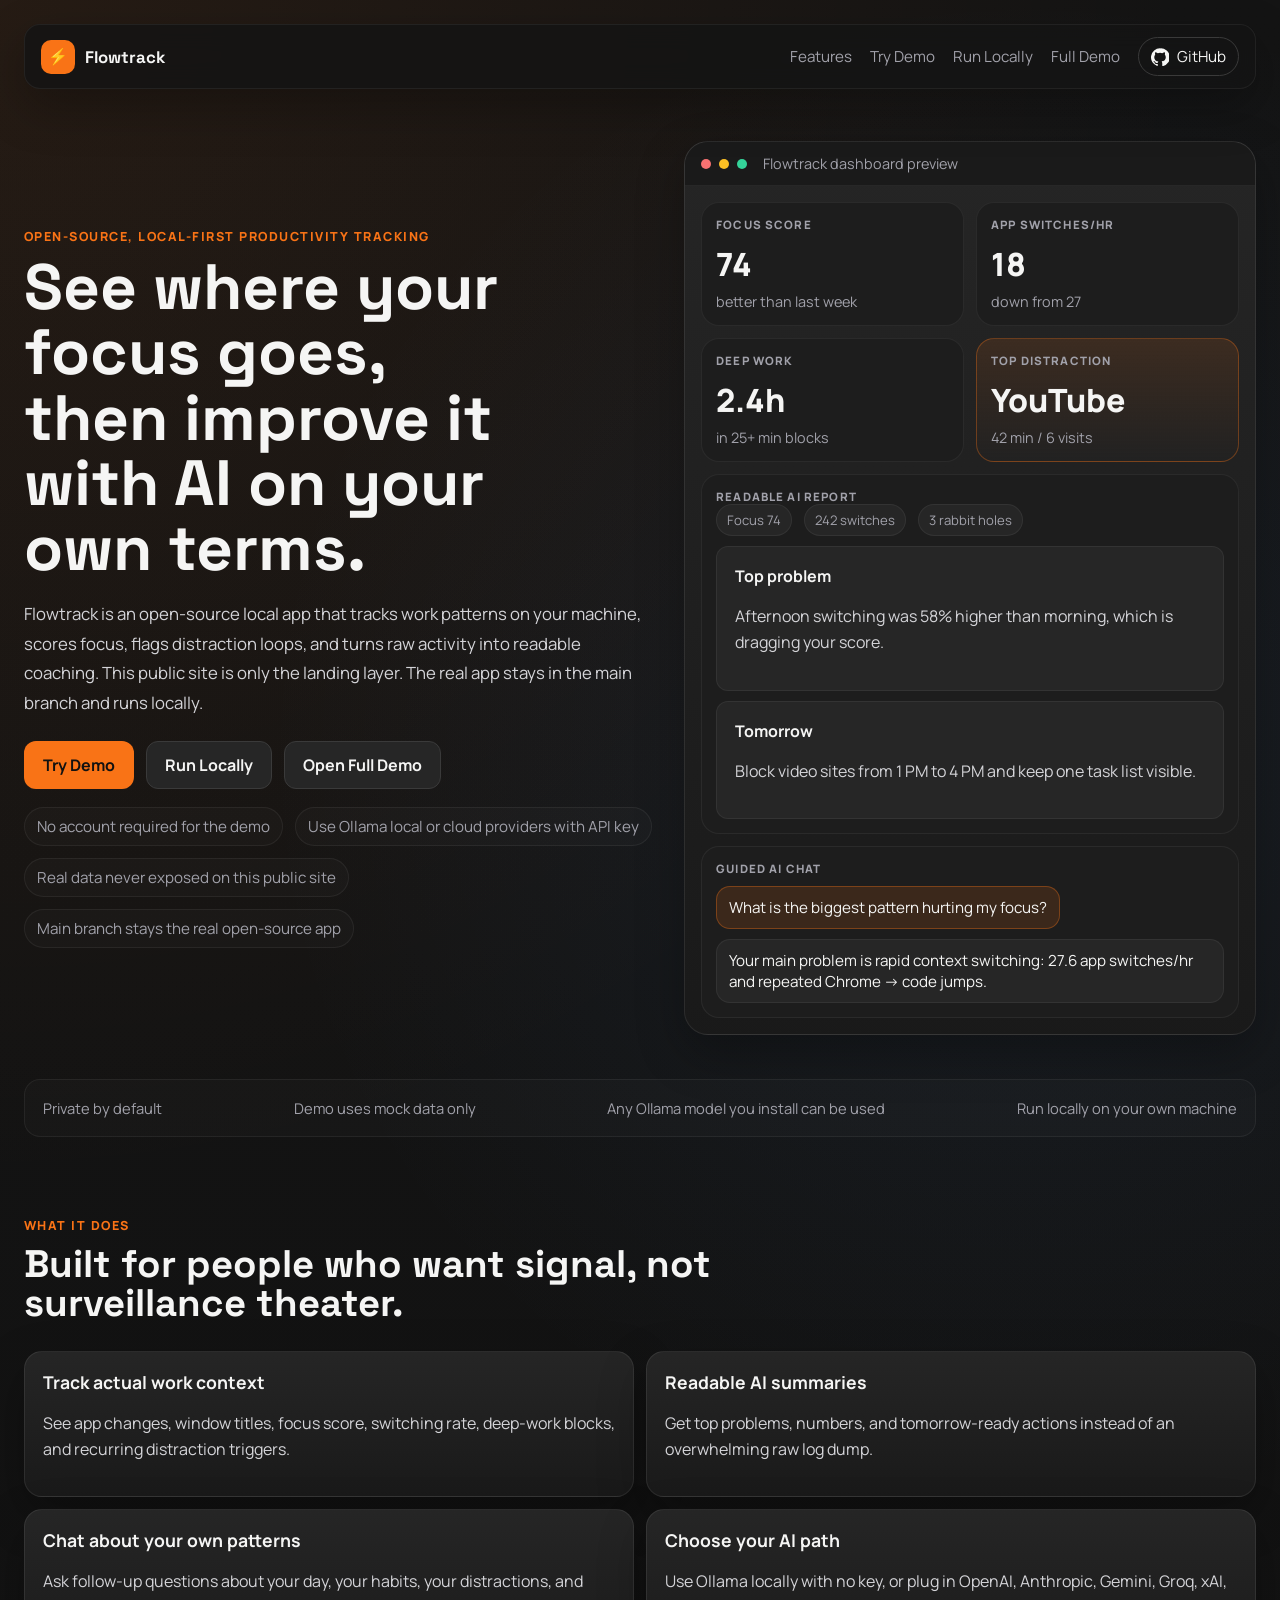
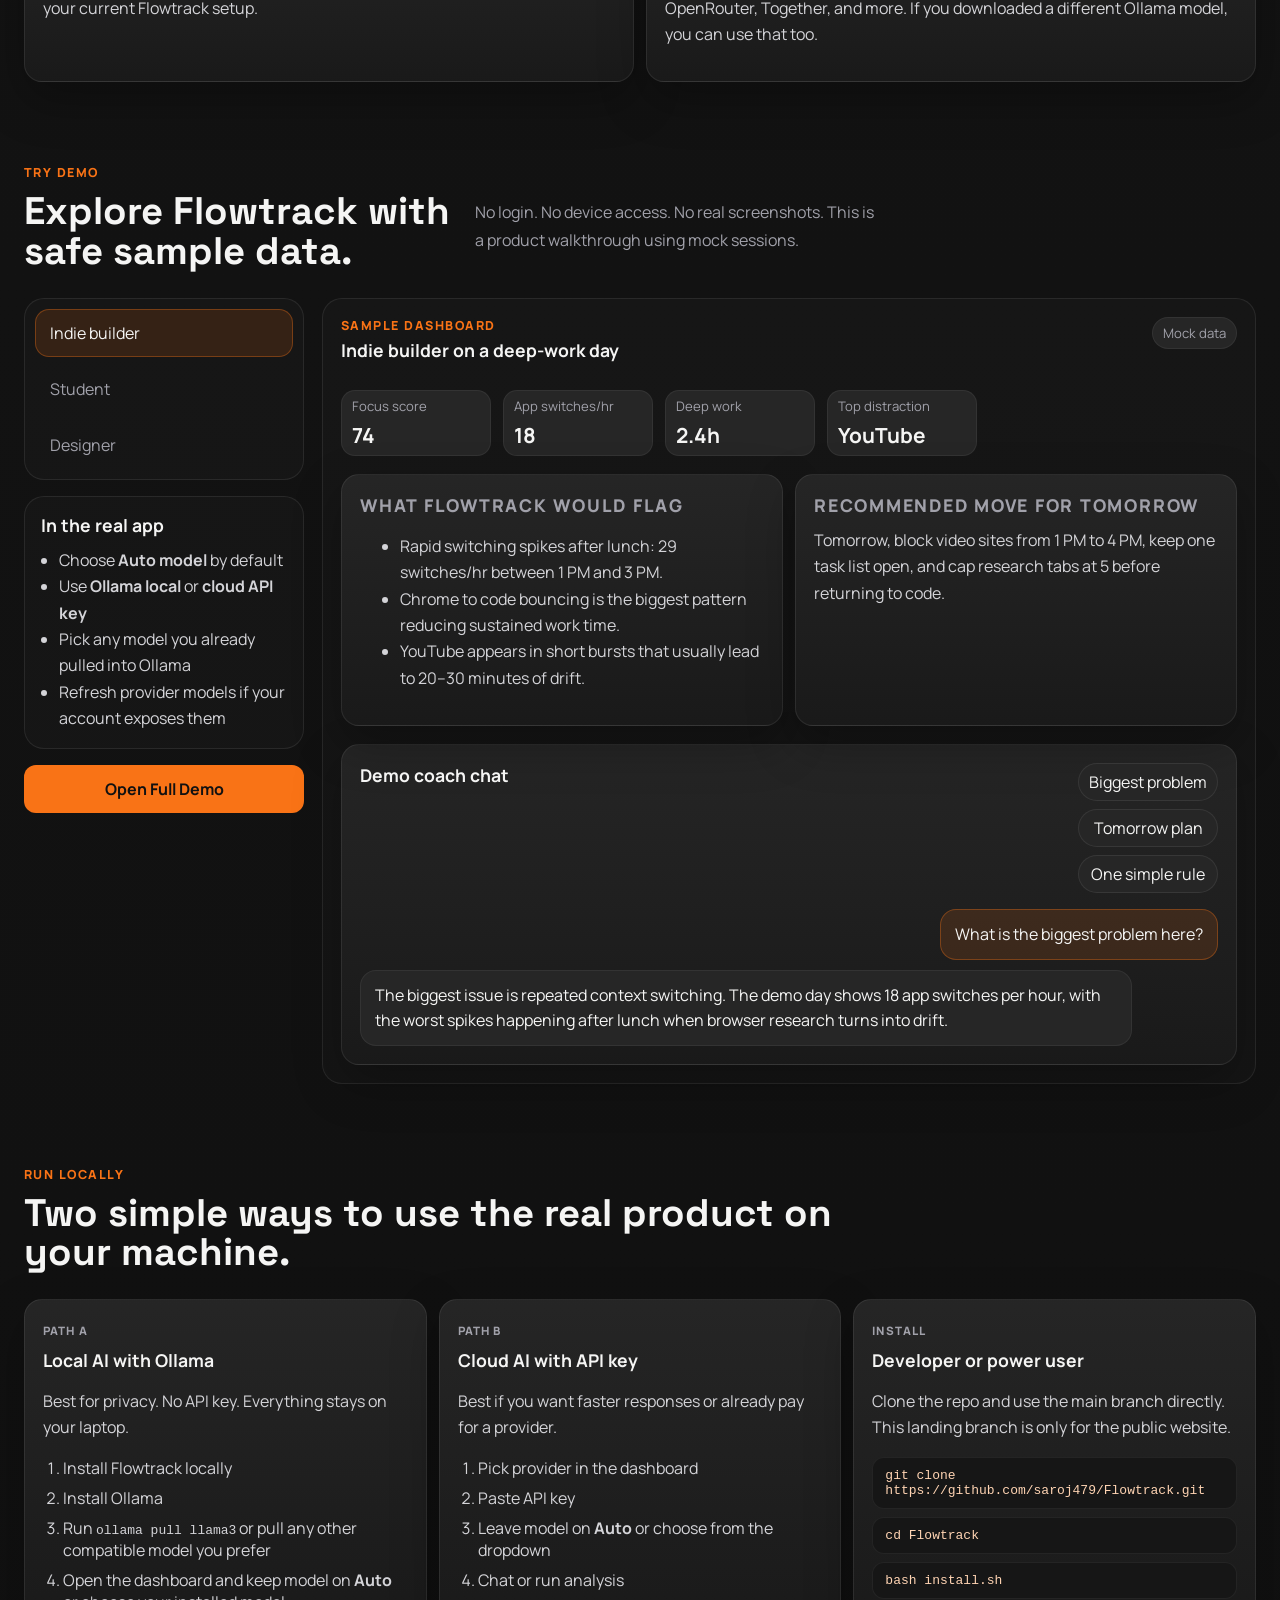
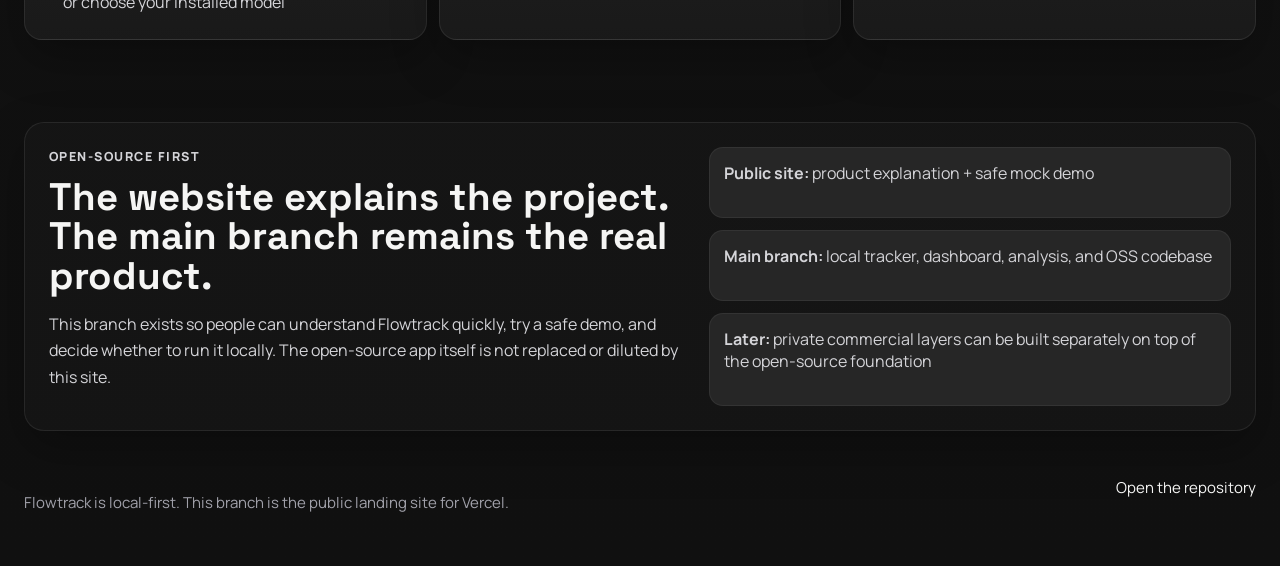
<file: index.html>
<!DOCTYPE html>
<html lang="en">
<head>
  <meta charset="UTF-8">
  <meta name="viewport" content="width=device-width, initial-scale=1.0">
  <title>Flowtrack | Local-first Focus Tracking</title>
  <meta name="description" content="Flowtrack is a local-first focus tracker with an AI dashboard, safe demo mode, and optional Ollama or API-key providers.">
  <meta property="og:title" content="Flowtrack | Local-first Focus Tracking">
  <meta property="og:description" content="Open-source focus tracking with a safe public demo, readable AI reports, and local-first privacy.">
  <meta property="og:type" content="website">
  <meta property="og:image" content="/social-preview.svg">
  <meta name="twitter:card" content="summary_large_image">
  <meta name="twitter:title" content="Flowtrack | Local-first Focus Tracking">
  <meta name="twitter:description" content="Open-source focus tracking with safe demo data and local-first privacy.">
  <meta name="twitter:image" content="/social-preview.svg">
  <link rel="icon" type="image/svg+xml" href="/favicon.svg">
  <link rel="preconnect" href="https://fonts.googleapis.com">
  <link rel="preconnect" href="https://fonts.gstatic.com" crossorigin>
  <link href="https://fonts.googleapis.com/css2?family=Manrope:wght@400;500;600;700;800&family=Space+Grotesk:wght@500;700&display=swap" rel="stylesheet">
  <link rel="stylesheet" href="styles.css">
</head>
<body>
  <div class="site-shell">
    <header class="topbar">
      <a class="brand" href="#home" aria-label="Flowtrack home">
        <span class="brand-mark">⚡</span>
        <span class="brand-text">Flowtrack</span>
      </a>
      <nav class="nav">
        <a href="#features">Features</a>
        <a href="#demo">Try Demo</a>
        <a href="#local">Run Locally</a>
        <a href="demo.html">Full Demo</a>
        <a class="github-link" href="https://github.com/saroj479/Flowtrack" target="_blank" rel="noreferrer">
          <svg viewBox="0 0 24 24" aria-hidden="true"><path d="M12 .5a12 12 0 0 0-3.79 23.39c.6.11.82-.26.82-.58v-2.02c-3.34.73-4.04-1.42-4.04-1.42-.55-1.39-1.34-1.75-1.34-1.75-1.09-.75.08-.74.08-.74 1.2.09 1.84 1.24 1.84 1.24 1.08 1.84 2.82 1.31 3.51 1 .11-.78.42-1.31.76-1.61-2.67-.31-5.47-1.33-5.47-5.93 0-1.31.47-2.38 1.24-3.23-.13-.3-.54-1.53.12-3.18 0 0 1.01-.32 3.3 1.23a11.5 11.5 0 0 1 6 0c2.29-1.55 3.3-1.23 3.3-1.23.66 1.65.25 2.88.12 3.18.77.85 1.24 1.92 1.24 3.23 0 4.61-2.81 5.61-5.49 5.92.43.37.82 1.11.82 2.24v3.32c0 .32.22.7.83.58A12 12 0 0 0 12 .5Z"></path></svg>
          <span>GitHub</span>
        </a>
      </nav>
    </header>

    <main id="home">
      <section class="hero">
        <div class="hero-copy">
          <p class="eyebrow">Open-source, local-first productivity tracking</p>
          <h1>See where your focus goes, then improve it with AI on your own terms.</h1>
          <p class="lede">Flowtrack is an open-source local app that tracks work patterns on your machine, scores focus, flags distraction loops, and turns raw activity into readable coaching. This public site is only the landing layer. The real app stays in the main branch and runs locally.</p>
          <div class="hero-actions">
            <a class="btn btn-primary" href="#demo">Try Demo</a>
            <a class="btn btn-secondary" href="#local">Run Locally</a>
            <a class="btn btn-secondary" href="demo.html">Open Full Demo</a>
          </div>
          <ul class="hero-points">
            <li>No account required for the demo</li>
            <li>Use Ollama local or cloud providers with API key</li>
            <li>Real data never exposed on this public site</li>
            <li>Main branch stays the real open-source app</li>
          </ul>
        </div>
        <div class="hero-visual" aria-label="Mock Flowtrack dashboard preview">
          <div class="browser-frame">
            <div class="browser-chrome">
              <span></span><span></span><span></span>
              <div class="browser-title">Flowtrack dashboard preview</div>
            </div>
            <div class="preview-grid">
              <article class="preview-card metric-card">
                <div class="label">Focus Score</div>
                <div class="value">74</div>
                <div class="sub">better than last week</div>
              </article>
              <article class="preview-card metric-card">
                <div class="label">App Switches/hr</div>
                <div class="value">18</div>
                <div class="sub">down from 27</div>
              </article>
              <article class="preview-card metric-card">
                <div class="label">Deep Work</div>
                <div class="value">2.4h</div>
                <div class="sub">in 25+ min blocks</div>
              </article>
              <article class="preview-card metric-card accent-card">
                <div class="label">Top Distraction</div>
                <div class="value">YouTube</div>
                <div class="sub">42 min / 6 visits</div>
              </article>
              <article class="preview-card report-preview">
                <div class="section-title">Readable AI Report</div>
                <div class="report-chip-row">
                  <span>Focus 74</span>
                  <span>242 switches</span>
                  <span>3 rabbit holes</span>
                </div>
                <div class="report-box">
                  <strong>Top problem</strong>
                  <p>Afternoon switching was 58% higher than morning, which is dragging your score.</p>
                </div>
                <div class="report-box">
                  <strong>Tomorrow</strong>
                  <p>Block video sites from 1 PM to 4 PM and keep one task list visible.</p>
                </div>
              </article>
              <article class="preview-card chat-preview">
                <div class="section-title">Guided AI Chat</div>
                <div class="bubble bubble-user">What is the biggest pattern hurting my focus?</div>
                <div class="bubble bubble-ai">Your main problem is rapid context switching: 27.6 app switches/hr and repeated Chrome → code jumps.</div>
              </article>
            </div>
          </div>
        </div>
      </section>

      <section class="trust-band">
        <div>Private by default</div>
        <div>Demo uses mock data only</div>
        <div>Any Ollama model you install can be used</div>
        <div>Run locally on your own machine</div>
      </section>

      <section id="features" class="section-block">
        <div class="section-head">
          <p class="eyebrow">What it does</p>
          <h2>Built for people who want signal, not surveillance theater.</h2>
        </div>
        <div class="feature-grid">
          <article class="feature-card">
            <h3>Track actual work context</h3>
            <p>See app changes, window titles, focus score, switching rate, deep-work blocks, and recurring distraction triggers.</p>
          </article>
          <article class="feature-card">
            <h3>Readable AI summaries</h3>
            <p>Get top problems, numbers, and tomorrow-ready actions instead of an overwhelming raw log dump.</p>
          </article>
          <article class="feature-card">
            <h3>Chat about your own patterns</h3>
            <p>Ask follow-up questions about your day, your habits, your distractions, and your current Flowtrack setup.</p>
          </article>
          <article class="feature-card">
            <h3>Choose your AI path</h3>
            <p>Use Ollama locally with no key, or plug in OpenAI, Anthropic, Gemini, Groq, xAI, OpenRouter, Together, and more. If you downloaded a different Ollama model, you can use that too.</p>
          </article>
        </div>
      </section>

      <section id="demo" class="section-block demo-section">
        <div class="section-head section-head-split">
          <div>
            <p class="eyebrow">Try demo</p>
            <h2>Explore Flowtrack with safe sample data.</h2>
          </div>
          <p class="section-note">No login. No device access. No real screenshots. This is a product walkthrough using mock sessions.</p>
        </div>
        <div class="demo-layout">
          <aside class="demo-sidebar">
            <div class="persona-list" role="tablist" aria-label="Demo personas">
              <button class="persona is-active" data-persona="builder">Indie builder</button>
              <button class="persona" data-persona="student">Student</button>
              <button class="persona" data-persona="designer">Designer</button>
            </div>
            <div class="provider-box">
              <h3>In the real app</h3>
              <ul>
                <li>Choose <strong>Auto model</strong> by default</li>
                <li>Use <strong>Ollama local</strong> or <strong>cloud API key</strong></li>
                <li>Pick any model you already pulled into Ollama</li>
                <li>Refresh provider models if your account exposes them</li>
              </ul>
            </div>
            <a class="btn btn-primary demo-sidebar-btn" href="demo.html">Open Full Demo</a>
          </aside>
          <div class="demo-panel">
            <div class="demo-header">
              <div>
                <div class="eyebrow demo-label">Sample dashboard</div>
                <h3 id="demoTitle">Indie builder on a deep-work day</h3>
              </div>
              <span class="demo-badge">Mock data</span>
            </div>
            <div class="demo-metrics" id="demoMetrics"></div>
            <div class="demo-columns">
              <article class="demo-card">
                <h4>What Flowtrack would flag</h4>
                <ul id="demoFindings"></ul>
              </article>
              <article class="demo-card">
                <h4>Recommended move for tomorrow</h4>
                <div id="demoPlan" class="plan-block"></div>
              </article>
            </div>
            <div class="demo-chat-card">
              <div class="demo-chat-head">
                <h4>Demo coach chat</h4>
                <div class="quick-prompts">
                  <button class="mini-btn" data-prompt="biggest">Biggest problem</button>
                  <button class="mini-btn" data-prompt="tomorrow">Tomorrow plan</button>
                  <button class="mini-btn" data-prompt="rule">One simple rule</button>
                </div>
              </div>
              <div class="demo-chat-thread" id="demoChat"></div>
            </div>
          </div>
        </div>
      </section>

      <section id="local" class="section-block local-section">
        <div class="section-head">
          <p class="eyebrow">Run locally</p>
          <h2>Two simple ways to use the real product on your machine.</h2>
        </div>
        <div class="path-grid">
          <article class="path-card">
            <div class="path-tag">Path A</div>
            <h3>Local AI with Ollama</h3>
            <p>Best for privacy. No API key. Everything stays on your laptop.</p>
            <ol>
              <li>Install Flowtrack locally</li>
              <li>Install Ollama</li>
              <li>Run <code>ollama pull llama3</code> or pull any other compatible model you prefer</li>
              <li>Open the dashboard and keep model on <strong>Auto</strong> or choose your installed model</li>
            </ol>
          </article>
          <article class="path-card">
            <div class="path-tag">Path B</div>
            <h3>Cloud AI with API key</h3>
            <p>Best if you want faster responses or already pay for a provider.</p>
            <ol>
              <li>Pick provider in the dashboard</li>
              <li>Paste API key</li>
              <li>Leave model on <strong>Auto</strong> or choose from the dropdown</li>
              <li>Chat or run analysis</li>
            </ol>
          </article>
          <article class="path-card">
            <div class="path-tag">Install</div>
            <h3>Developer or power user</h3>
            <p>Clone the repo and use the main branch directly. This landing branch is only for the public website.</p>
            <div class="code-stack">
              <code>git clone https://github.com/saroj479/Flowtrack.git</code>
              <code>cd Flowtrack</code>
              <code>bash install.sh</code>
            </div>
          </article>
        </div>
      </section>

      <section class="section-block privacy-section">
        <div class="privacy-card">
          <div>
            <p class="eyebrow">Open-source first</p>
            <h2>The website explains the project. The main branch remains the real product.</h2>
            <p>This branch exists so people can understand Flowtrack quickly, try a safe demo, and decide whether to run it locally. The open-source app itself is not replaced or diluted by this site.</p>
          </div>
          <div class="privacy-points">
            <div><strong>Public site:</strong> product explanation + safe mock demo</div>
            <div><strong>Main branch:</strong> local tracker, dashboard, analysis, and OSS codebase</div>
            <div><strong>Later:</strong> private commercial layers can be built separately on top of the open-source foundation</div>
          </div>
        </div>
      </section>
    </main>

    <footer class="footer">
      <p>Flowtrack is local-first. This branch is the public landing site for Vercel.</p>
      <a href="https://github.com/saroj479/Flowtrack" target="_blank" rel="noreferrer">Open the repository</a>
    </footer>
  </div>
  <script src="script.js"></script>
</body>
</html>
</file>
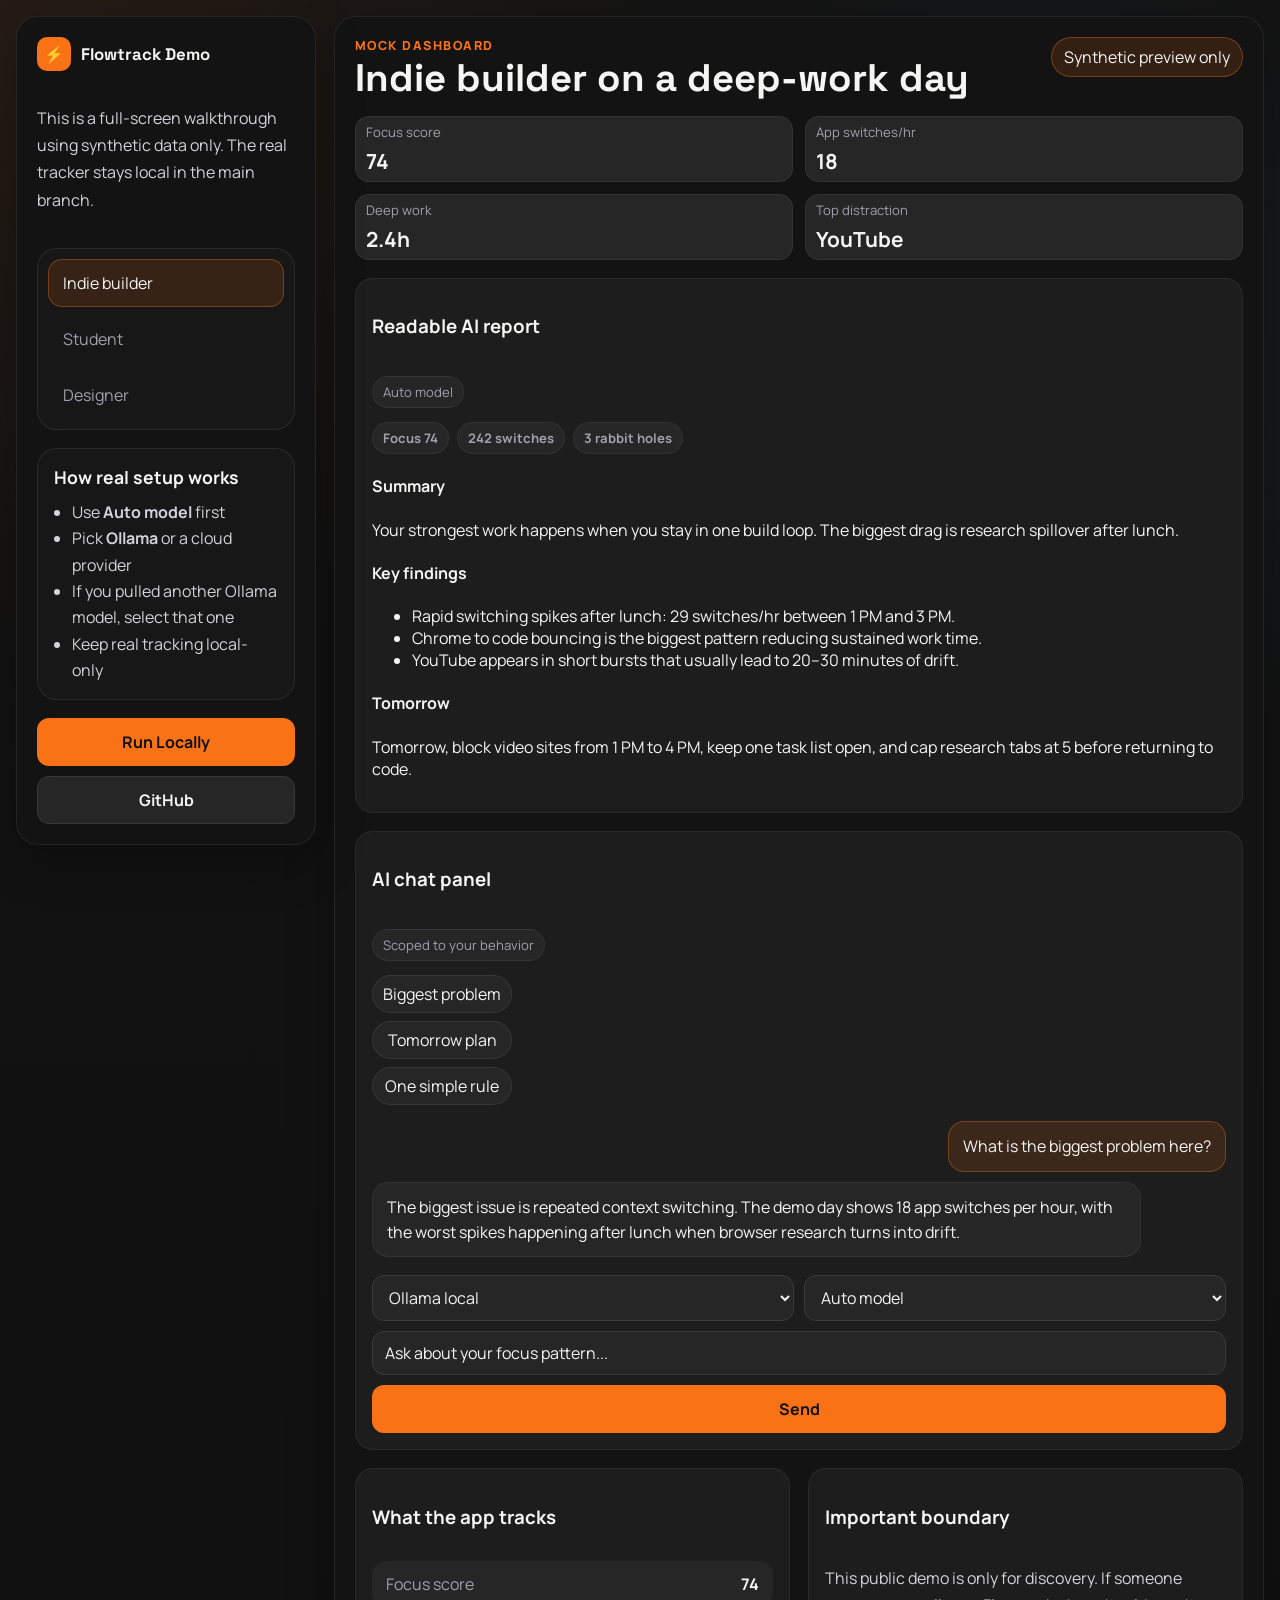
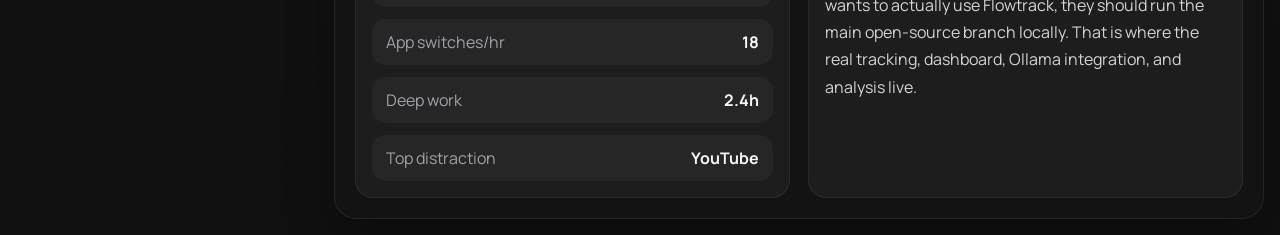
<file: demo.html>
<!DOCTYPE html>
<html lang="en">
<head>
  <meta charset="UTF-8">
  <meta name="viewport" content="width=device-width, initial-scale=1.0">
  <title>Flowtrack Demo | Mock Dashboard</title>
  <meta name="description" content="Full-screen safe mock dashboard for Flowtrack. No real device tracking, screenshots, or private logs.">
  <link rel="icon" type="image/svg+xml" href="/favicon.svg">
  <link rel="preconnect" href="https://fonts.googleapis.com">
  <link rel="preconnect" href="https://fonts.gstatic.com" crossorigin>
  <link href="https://fonts.googleapis.com/css2?family=Manrope:wght@400;500;600;700;800&family=Space+Grotesk:wght@500;700&display=swap" rel="stylesheet">
  <link rel="stylesheet" href="styles.css">
</head>
<body class="demo-page">
  <div class="demo-app-shell">
    <aside class="demo-app-sidebar">
      <a class="brand" href="index.html">
        <span class="brand-mark">⚡</span>
        <span class="brand-text">Flowtrack Demo</span>
      </a>
      <p class="sidebar-copy">This is a full-screen walkthrough using synthetic data only. The real tracker stays local in the main branch.</p>
      <div class="persona-list" role="tablist" aria-label="Demo personas">
        <button class="persona is-active" data-persona="builder">Indie builder</button>
        <button class="persona" data-persona="student">Student</button>
        <button class="persona" data-persona="designer">Designer</button>
      </div>
      <div class="provider-box">
        <h3>How real setup works</h3>
        <ul>
          <li>Use <strong>Auto model</strong> first</li>
          <li>Pick <strong>Ollama</strong> or a cloud provider</li>
          <li>If you pulled another Ollama model, select that one</li>
          <li>Keep real tracking local-only</li>
        </ul>
      </div>
      <div class="sidebar-actions">
        <a class="btn btn-primary" href="index.html#local">Run Locally</a>
        <a class="btn btn-secondary" href="https://github.com/saroj479/Flowtrack" target="_blank" rel="noreferrer">GitHub</a>
      </div>
    </aside>

    <main class="demo-app-main">
      <header class="demo-app-header">
        <div>
          <p class="eyebrow demo-label">Mock dashboard</p>
          <h1 id="demoTitle">Indie builder on a deep-work day</h1>
        </div>
        <div class="demo-app-badge">Synthetic preview only</div>
      </header>

      <section class="demo-app-metrics" id="demoMetrics"></section>

      <section class="demo-app-grid">
        <article class="demo-panel-card">
          <div class="demo-panel-head">
            <h3>Readable AI report</h3>
            <span class="report-chip">Auto model</span>
          </div>
          <div class="report-metrics">
            <span class="report-chip"><strong>Focus 74</strong></span>
            <span class="report-chip"><strong>242 switches</strong></span>
            <span class="report-chip"><strong>3 rabbit holes</strong></span>
          </div>
          <div class="report-card">
            <h4>Summary</h4>
            <p id="demoSummary">Your work quality is strong when you stay inside one execution block, but browser-driven drift starts to win after lunch.</p>
          </div>
          <div class="report-card">
            <h4>Key findings</h4>
            <ul id="demoFindings"></ul>
          </div>
          <div class="report-card">
            <h4>Tomorrow</h4>
            <p id="demoPlan"></p>
          </div>
        </article>

        <article class="demo-panel-card">
          <div class="demo-panel-head">
            <h3>AI chat panel</h3>
            <span class="report-chip">Scoped to your behavior</span>
          </div>
          <div class="demo-chat-head compact-head">
            <div class="quick-prompts">
              <button class="mini-btn" data-prompt="biggest">Biggest problem</button>
              <button class="mini-btn" data-prompt="tomorrow">Tomorrow plan</button>
              <button class="mini-btn" data-prompt="rule">One simple rule</button>
            </div>
          </div>
          <div class="demo-chat-thread" id="demoChat"></div>
          <div class="fake-composer">
            <select>
              <option>Ollama local</option>
              <option>OpenAI</option>
              <option>Anthropic</option>
              <option>Gemini</option>
              <option>Groq</option>
            </select>
            <select>
              <option>Auto model</option>
              <option>llama3</option>
              <option>gemma3</option>
              <option>mistral</option>
            </select>
            <input type="text" value="Ask about your focus pattern..." readonly>
            <button class="btn btn-primary fake-send" type="button">Send</button>
          </div>
        </article>
      </section>

      <section class="demo-app-bottom">
        <article class="demo-panel-card slim-card">
          <div class="demo-panel-head">
            <h3>What the app tracks</h3>
          </div>
          <div class="stat-list">
            <div><span>Focus score</span><strong id="statFocus">74</strong></div>
            <div><span>App switches/hr</span><strong id="statSwitches">18</strong></div>
            <div><span>Deep work</span><strong id="statDeep">2.4h</strong></div>
            <div><span>Top distraction</span><strong id="statDistraction">YouTube</strong></div>
          </div>
        </article>
        <article class="demo-panel-card slim-card">
          <div class="demo-panel-head">
            <h3>Important boundary</h3>
          </div>
          <p class="panel-copy">This public demo is only for discovery. If someone wants to actually use Flowtrack, they should run the main open-source branch locally. That is where the real tracking, dashboard, Ollama integration, and analysis live.</p>
        </article>
      </section>
    </main>
  </div>
  <script src="script.js"></script>
</body>
</html>
</file>
<file: styles.css>
:root {
  --bg: #121212;
  --surface: #1d1d1d;
  --surface-2: #262626;
  --surface-3: #2f2f2f;
  --border: #3a3a3a;
  --text: #f5f5f4;
  --muted: #a1a1aa;
  --accent: #f97316;
  --accent-soft: rgba(249, 115, 22, 0.14);
  --accent-border: rgba(249, 115, 22, 0.34);
  --green: #34d399;
  --blue: #60a5fa;
  --yellow: #fbbf24;
  --shadow: 0 18px 48px rgba(0, 0, 0, 0.28);
}

* { box-sizing: border-box; }
html { scroll-behavior: smooth; }
body {
  margin: 0;
  font-family: 'Manrope', system-ui, sans-serif;
  background:
    radial-gradient(circle at top left, rgba(249, 115, 22, 0.08), transparent 30%),
    radial-gradient(circle at 80% 20%, rgba(96, 165, 250, 0.08), transparent 24%),
    linear-gradient(180deg, #141414 0%, #101010 100%);
  color: var(--text);
}

a { color: inherit; text-decoration: none; }
button, input, select, textarea { font: inherit; }

.site-shell {
  max-width: 1280px;
  margin: 0 auto;
  padding: 24px;
}

.topbar {
  position: sticky;
  top: 12px;
  z-index: 20;
  display: flex;
  align-items: center;
  justify-content: space-between;
  gap: 18px;
  padding: 12px 16px;
  border: 1px solid rgba(255,255,255,0.06);
  border-radius: 16px;
  background: rgba(20, 20, 20, 0.86);
  backdrop-filter: blur(12px);
  box-shadow: var(--shadow);
}

.brand {
  display: inline-flex;
  align-items: center;
  gap: 10px;
  font-family: 'Space Grotesk', sans-serif;
  font-weight: 700;
}

.brand-mark {
  width: 34px;
  height: 34px;
  display: grid;
  place-items: center;
  border-radius: 10px;
  background: var(--accent);
  color: #111;
}

.brand-text { font-size: 1.05rem; }

.nav {
  display: flex;
  align-items: center;
  gap: 18px;
  color: var(--muted);
  font-size: 0.95rem;
}

.nav a:hover { color: var(--text); }

.github-link {
  display: inline-flex;
  align-items: center;
  gap: 8px;
  padding: 8px 12px;
  border: 1px solid var(--border);
  border-radius: 999px;
  color: var(--text);
}

.github-link svg {
  width: 18px;
  height: 18px;
  fill: currentColor;
}

.hero {
  display: grid;
  grid-template-columns: 1.05fr .95fr;
  gap: 28px;
  align-items: center;
  padding: 52px 0 30px;
}

.eyebrow {
  margin: 0 0 10px;
  color: var(--accent);
  text-transform: uppercase;
  letter-spacing: 0.12em;
  font-size: 0.78rem;
  font-weight: 800;
}

.hero h1,
.section-head h2,
.privacy-card h2 {
  margin: 0;
  font-family: 'Space Grotesk', sans-serif;
  line-height: 1.02;
}

.hero h1 {
  font-size: clamp(2.8rem, 5vw, 5rem);
  max-width: 12ch;
}

.lede {
  max-width: 62ch;
  margin: 18px 0 0;
  color: #d4d4d8;
  font-size: 1.05rem;
  line-height: 1.75;
}

.hero-actions,
.hero-points,
.report-chip-row,
.quick-prompts,
.demo-metrics,
.path-grid,
.feature-grid,
.demo-columns,
.trust-band {
  display: flex;
  flex-wrap: wrap;
  gap: 12px;
}

.hero-actions { margin-top: 24px; }

.btn {
  display: inline-flex;
  align-items: center;
  justify-content: center;
  padding: 12px 18px;
  border-radius: 12px;
  border: 1px solid transparent;
  font-weight: 700;
}

.btn-primary {
  background: var(--accent);
  color: #111;
}

.btn-secondary {
  background: var(--surface-2);
  border-color: var(--border);
}

.btn:hover,
.mini-btn:hover,
.persona:hover,
.github-link:hover {
  transform: translateY(-1px);
  transition: transform .15s ease, border-color .15s ease, background .15s ease;
}

.hero-points {
  list-style: none;
  padding: 0;
  margin: 18px 0 0;
  color: var(--muted);
  font-size: 0.95rem;
}

.hero-points li {
  padding: 8px 12px;
  border: 1px solid rgba(255,255,255,0.06);
  border-radius: 999px;
  background: rgba(255,255,255,0.02);
}

.browser-frame,
.feature-card,
.demo-card,
.demo-chat-card,
.path-card,
.privacy-card {
  background: linear-gradient(180deg, rgba(38,38,38,0.98), rgba(26,26,26,0.98));
  border: 1px solid rgba(255,255,255,0.08);
  box-shadow: var(--shadow);
}

.browser-frame {
  overflow: hidden;
  border-radius: 24px;
}

.browser-chrome {
  display: flex;
  align-items: center;
  gap: 8px;
  padding: 12px 16px;
  background: #1a1a1a;
  border-bottom: 1px solid rgba(255,255,255,0.06);
}

.browser-chrome span {
  width: 10px;
  height: 10px;
  border-radius: 50%;
  background: #52525b;
}

.browser-chrome span:first-child { background: #f87171; }
.browser-chrome span:nth-child(2) { background: #fbbf24; }
.browser-chrome span:nth-child(3) { background: #34d399; }

.browser-title {
  margin-left: 8px;
  color: var(--muted);
  font-size: 0.9rem;
}

.preview-grid {
  display: grid;
  grid-template-columns: repeat(2, minmax(0, 1fr));
  gap: 12px;
  padding: 16px;
}

.preview-card,
.feature-card,
.demo-card,
.demo-chat-card,
.path-card {
  border-radius: 18px;
}

.preview-card {
  padding: 14px;
  background: var(--surface);
  border: 1px solid rgba(255,255,255,0.06);
}

.metric-card .label,
.section-title,
.demo-card h4,
.path-tag {
  color: var(--muted);
  text-transform: uppercase;
  letter-spacing: 0.1em;
  font-size: 0.72rem;
  font-weight: 800;
}

.metric-card .value {
  margin-top: 10px;
  font-size: 2rem;
  font-weight: 800;
}

.metric-card .sub {
  margin-top: 6px;
  color: var(--muted);
  font-size: 0.9rem;
}

.accent-card {
  border-color: var(--accent-border);
  background: linear-gradient(180deg, rgba(249,115,22,0.12), rgba(34,34,34,1));
}

.report-preview,
.chat-preview {
  grid-column: span 2;
}

.report-chip-row span,
.demo-badge,
.demo-metric,
.report-chip {
  padding: 6px 10px;
  border-radius: 999px;
  border: 1px solid rgba(255,255,255,0.06);
  background: var(--surface-2);
  color: var(--muted);
  font-size: 0.82rem;
}

.report-box,
.demo-card,
.demo-chat-card,
.path-card,
.feature-card {
  padding: 18px;
}

.report-box {
  margin-top: 10px;
  border: 1px solid rgba(255,255,255,0.06);
  border-radius: 12px;
  background: var(--surface-2);
}

.report-box p,
.feature-card p,
.path-card p,
.provider-box li,
.provider-box p,
.privacy-card p,
.plan-block,
.demo-card li {
  color: #d4d4d8;
  line-height: 1.65;
}

.bubble {
  display: inline-block;
  margin-top: 10px;
  padding: 10px 12px;
  border-radius: 14px;
  font-size: 0.95rem;
}

.bubble-user {
  background: var(--accent-soft);
  border: 1px solid var(--accent-border);
}

.bubble-ai {
  display: block;
  background: var(--surface-2);
  border: 1px solid rgba(255,255,255,0.06);
}

.trust-band {
  justify-content: space-between;
  margin: 14px 0 8px;
  padding: 18px;
  border: 1px solid rgba(255,255,255,0.06);
  border-radius: 16px;
  background: rgba(255,255,255,0.02);
  color: var(--muted);
  font-size: 0.92rem;
}

.section-block {
  padding: 72px 0 10px;
}

.section-head {
  max-width: 860px;
  margin-bottom: 28px;
}

.section-head h2,
.privacy-card h2 {
  font-size: clamp(2rem, 3vw, 3rem);
}

.section-head-split {
  display: flex;
  justify-content: space-between;
  gap: 20px;
  align-items: end;
}

.section-note {
  max-width: 42ch;
  color: var(--muted);
  line-height: 1.7;
}

.feature-grid {
  display: grid;
  grid-template-columns: repeat(2, minmax(0, 1fr));
}

.feature-card h3,
.path-card h3,
.provider-box h3,
.demo-header h3,
.demo-chat-head h4,
.demo-card h4 {
  margin: 0 0 10px;
  font-size: 1.1rem;
}

.demo-layout {
  display: grid;
  grid-template-columns: 280px 1fr;
  gap: 18px;
}

.demo-sidebar {
  display: flex;
  flex-direction: column;
  gap: 16px;
}

.persona-list,
.provider-box,
.demo-panel,
.privacy-card {
  border-radius: 20px;
  border: 1px solid rgba(255,255,255,0.08);
  background: rgba(255,255,255,0.02);
}

.persona-list {
  padding: 10px;
  display: flex;
  flex-direction: column;
  gap: 8px;
}

.persona {
  width: 100%;
  text-align: left;
  padding: 12px 14px;
  border-radius: 14px;
  border: 1px solid transparent;
  background: transparent;
  color: var(--muted);
  cursor: pointer;
}

.persona.is-active {
  background: var(--accent-soft);
  border-color: var(--accent-border);
  color: var(--text);
}

.provider-box {
  padding: 16px;
}

.demo-sidebar-btn {
  width: 100%;
}

.provider-box ul {
  margin: 10px 0 0;
  padding-left: 18px;
}

.demo-panel {
  padding: 18px;
}

.demo-header,
.demo-chat-head {
  display: flex;
  justify-content: space-between;
  gap: 14px;
  align-items: start;
}

.demo-label { margin-bottom: 4px; }

.demo-metrics { margin-top: 18px; }

.demo-metric {
  min-width: 150px;
  border-radius: 14px;
  background: var(--surface-2);
}

.demo-metric strong {
  display: block;
  margin-top: 6px;
  color: var(--text);
  font-size: 1.3rem;
}

.demo-columns {
  display: grid;
  grid-template-columns: repeat(2, minmax(0, 1fr));
  margin-top: 18px;
}

.demo-chat-card { margin-top: 18px; }

.quick-prompts,
.code-stack {
  display: flex;
  flex-direction: column;
  gap: 8px;
}

.mini-btn {
  padding: 7px 10px;
  border-radius: 999px;
  border: 1px solid rgba(255,255,255,0.08);
  background: var(--surface-2);
  color: var(--text);
  cursor: pointer;
}

.demo-chat-thread {
  margin-top: 16px;
  display: flex;
  flex-direction: column;
  gap: 10px;
}

.demo-msg {
  max-width: 90%;
  padding: 12px 14px;
  border-radius: 16px;
  border: 1px solid rgba(255,255,255,0.06);
  line-height: 1.55;
}

.demo-msg.user {
  align-self: flex-end;
  background: var(--accent-soft);
  border-color: var(--accent-border);
}

.demo-msg.ai {
  align-self: flex-start;
  background: var(--surface-2);
}

.path-grid {
  display: grid;
  grid-template-columns: repeat(3, minmax(0, 1fr));
}

.path-tag {
  display: inline-block;
  margin-bottom: 10px;
}

.path-card ol {
  margin: 12px 0 0;
  padding-left: 20px;
  color: #d4d4d8;
}

.path-card li { margin: 8px 0; }

.code-stack code {
  display: block;
  padding: 10px 12px;
  border-radius: 12px;
  background: #161616;
  border: 1px solid rgba(255,255,255,0.06);
  color: #ffd4b3;
  overflow-x: auto;
}

.privacy-card {
  display: grid;
  grid-template-columns: 1.1fr .9fr;
  gap: 22px;
  padding: 24px;
}

.privacy-points {
  display: grid;
  gap: 12px;
}

.privacy-points > div {
  padding: 14px;
  border-radius: 14px;
  background: var(--surface-2);
  border: 1px solid rgba(255,255,255,0.06);
  color: #d4d4d8;
}

.footer {
  display: flex;
  justify-content: space-between;
  gap: 20px;
  padding: 36px 0 14px;
  color: var(--muted);
  font-size: 0.94rem;
}

.footer a { color: var(--text); }

.demo-page {
  min-height: 100vh;
}

.demo-app-shell {
  max-width: 1480px;
  margin: 0 auto;
  padding: 18px;
  display: grid;
  grid-template-columns: 320px 1fr;
  gap: 18px;
}

.demo-app-sidebar,
.demo-app-main {
  border: 1px solid rgba(255,255,255,0.08);
  border-radius: 22px;
  background: rgba(20,20,20,0.94);
  box-shadow: var(--shadow);
}

.demo-app-sidebar {
  padding: 20px;
  display: flex;
  flex-direction: column;
  gap: 18px;
  position: sticky;
  top: 16px;
  height: fit-content;
}

.sidebar-copy,
.panel-copy {
  color: #d4d4d8;
  line-height: 1.7;
}

.sidebar-actions {
  display: flex;
  flex-direction: column;
  gap: 10px;
}

.demo-app-main {
  padding: 22px;
}

.demo-app-header,
.demo-panel-head {
  display: flex;
  justify-content: space-between;
  gap: 18px;
  align-items: start;
}

.demo-app-header h1 {
  margin: 0;
  font-family: 'Space Grotesk', sans-serif;
  font-size: clamp(2rem, 3.2vw, 3.4rem);
  line-height: 1.03;
}

.demo-app-badge {
  padding: 8px 12px;
  border-radius: 999px;
  background: var(--accent-soft);
  border: 1px solid var(--accent-border);
  color: var(--text);
  white-space: nowrap;
}

.demo-app-metrics {
  display: grid;
  grid-template-columns: repeat(4, minmax(0, 1fr));
  gap: 12px;
  margin-top: 18px;
}

.demo-app-grid {
  display: grid;
  grid-template-columns: 1.1fr .9fr;
  gap: 18px;
  margin-top: 18px;
}

.demo-panel-card {
  padding: 18px;
  border-radius: 18px;
  background: var(--surface);
  border: 1px solid rgba(255,255,255,0.06);
}

.report-metrics {
  display: flex;
  flex-wrap: wrap;
  gap: 8px;
  margin: 14px 0 6px;
}

.demo-panel-head .report-chip,
.report-metrics .report-chip {
  white-space: nowrap;
}

.demo-panel-head .report-chip {
  flex-shrink: 0;
}

.compact-head {
  margin-top: 14px;
}

.fake-composer {
  margin-top: 18px;
  display: grid;
  grid-template-columns: 180px 180px 1fr 100px;
  gap: 10px;
}

.fake-composer select,
.fake-composer input {
  background: var(--surface-2);
  border: 1px solid var(--border);
  color: var(--text);
  border-radius: 12px;
  padding: 10px 12px;
}

.fake-send {
  width: 100%;
}

.demo-app-bottom {
  display: grid;
  grid-template-columns: 1fr 1fr;
  gap: 18px;
  margin-top: 18px;
}

.slim-card {
  min-height: 220px;
}

.stat-list {
  display: grid;
  gap: 12px;
  margin-top: 12px;
}

.stat-list div {
  display: flex;
  justify-content: space-between;
  gap: 16px;
  padding: 12px 14px;
  border-radius: 14px;
  background: var(--surface-2);
  color: var(--muted);
}

.stat-list strong {
  color: var(--text);
}

@media (max-width: 1440px) {
  .demo-app-shell {
    grid-template-columns: 300px 1fr;
    padding: 16px;
  }

  .demo-app-main {
    padding: 20px;
  }

  .demo-app-header h1 {
    font-size: clamp(1.9rem, 3vw, 3rem);
  }
}

@media (max-width: 1320px) {
  .demo-app-grid {
    grid-template-columns: 1fr;
  }

  .demo-panel-head {
    flex-direction: column;
    align-items: flex-start;
  }

  .demo-app-metrics {
    grid-template-columns: repeat(2, minmax(0, 1fr));
  }

  .demo-panel-card {
    padding: 16px;
  }

  .fake-composer {
    grid-template-columns: 1fr 1fr;
  }

  .fake-composer input {
    grid-column: 1 / -1;
  }

  .fake-send {
    grid-column: 1 / -1;
  }
}

@media (max-width: 1100px) {
  .hero,
  .demo-layout,
  .privacy-card {
    grid-template-columns: 1fr;
  }

  .path-grid,
  .feature-grid,
  .demo-columns {
    grid-template-columns: 1fr;
  }

  .demo-app-shell,
  .demo-app-grid,
  .demo-app-bottom {
    grid-template-columns: 1fr;
  }

  .demo-app-sidebar {
    position: static;
  }

  .demo-app-metrics {
    grid-template-columns: repeat(2, minmax(0, 1fr));
  }
}

@media (max-width: 720px) {
  .site-shell { padding: 16px; }
  .topbar,
  .nav,
  .section-head-split,
  .trust-band,
  .footer {
    flex-direction: column;
    align-items: start;
  }
  .preview-grid { grid-template-columns: 1fr; }
  .report-preview,
  .chat-preview { grid-column: auto; }
  .demo-app-shell { padding: 12px; }
  .fake-composer,
  .demo-app-metrics {
    grid-template-columns: 1fr;
  }
}
</file>
